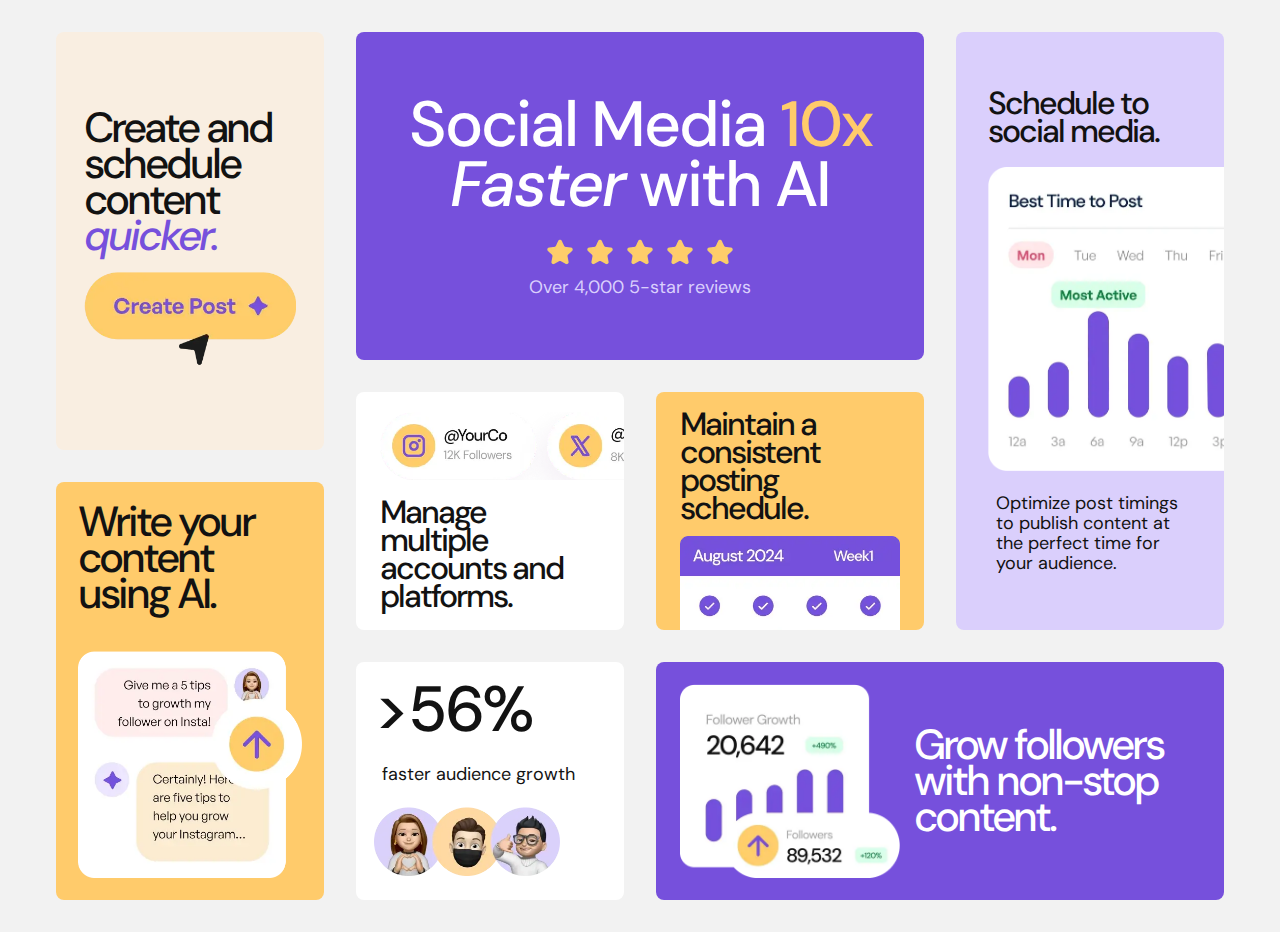
<file: index.html>
<!DOCTYPE html>
<html lang="en">

<head>
    <meta charset="UTF-8">
    <meta name="viewport" content="width=device-width, initial-scale=1.0"> <!-- displays site properly based on user's device -->

    <link rel="icon" type="image/png" sizes="32x32" href="./assets/images/favicon-32x32.png">

    <title>Frontend Mentor | Bento grid</title>

    <link rel="stylesheet" href="./style.css">
</head>

<body>
    <main class="wrapper grid mx-auto bg-gray">
        <div class="grid-item bg-primary-clr-500 w-full block-stars text-center">
            <h1 class="text-white">Social Media <span class="text-secondary-clr-500">10x</span> <span class="text-italic">Faster</span> with AI</h1>
            <div class="star-ratings">
                <img src="./assets/images/illustration-five-stars.webp" alt="illustration-five-stars">
                <p class="text-primary-clr-100">Over 4,000 5-star reviews</p>
            </div>
        </div>

        <div class="grid-item block-audience">
            <h1>>56%</h1>
            <p>faster audience growth</p>
            <img src="./assets/images/illustration-audience-growth.webp" alt="illustration-audience-growth">
        </div>

        <div class="grid-item block-manage">
            <img src="./assets/images/illustration-multiple-platforms.webp" alt="illustration-multiple-platforms">
            <h2>Manage multiple accounts and platforms.</h2>
        </div>

        <div class="grid-item block-maintain bg-secondary-clr-500">
            <h2>Maintain a consistent posting schedule.</h2>
            <img src="./assets/images/illustration-consistent-schedule.webp" alt="illustration-consistent-schedule">
        </div>

        <div class="grid-item bg-primary-clr-100 block-schedule">
            <h2>Schedule to social media.</h2>
            <img src="./assets/images/illustration-schedule-posts.webp" alt="illustration-schedule-posts">
            <p>Optimize post timings to publish content at the perfect time for your audience.</p>
        </div>

        <div class="grid-item block-followers bg-primary-clr-500">
            <img src="./assets/images/illustration-grow-followers.webp" alt="illustration-grow-followers">
            <h3 class="text-white">Grow followers with non-stop content.</h3>
        </div>

        <div class="grid-item block-create bg-secondary-clr-100">
            <h3>Create and schedule content <span class="text-italic">quicker.</span></h3>
            <img src="./assets/images/illustration-create-post.webp" alt="illustration-create-post">
        </div>

        <div class="grid-item block-write bg-secondary-clr-500">
            <h3>Write your content using AI.</h3>
            <img src="./assets/images/illustration-ai-content.webp" alt="illustration-ai-content">
        </div>

    </main>
    <div class="attribution">
        Challenge by <a href="https://www.frontendmentor.io?ref=challenge">Frontend Mentor</a>.
        Coded by <a href="#">Your Name Here</a>.
    </div>
</body>

</html>
</file>
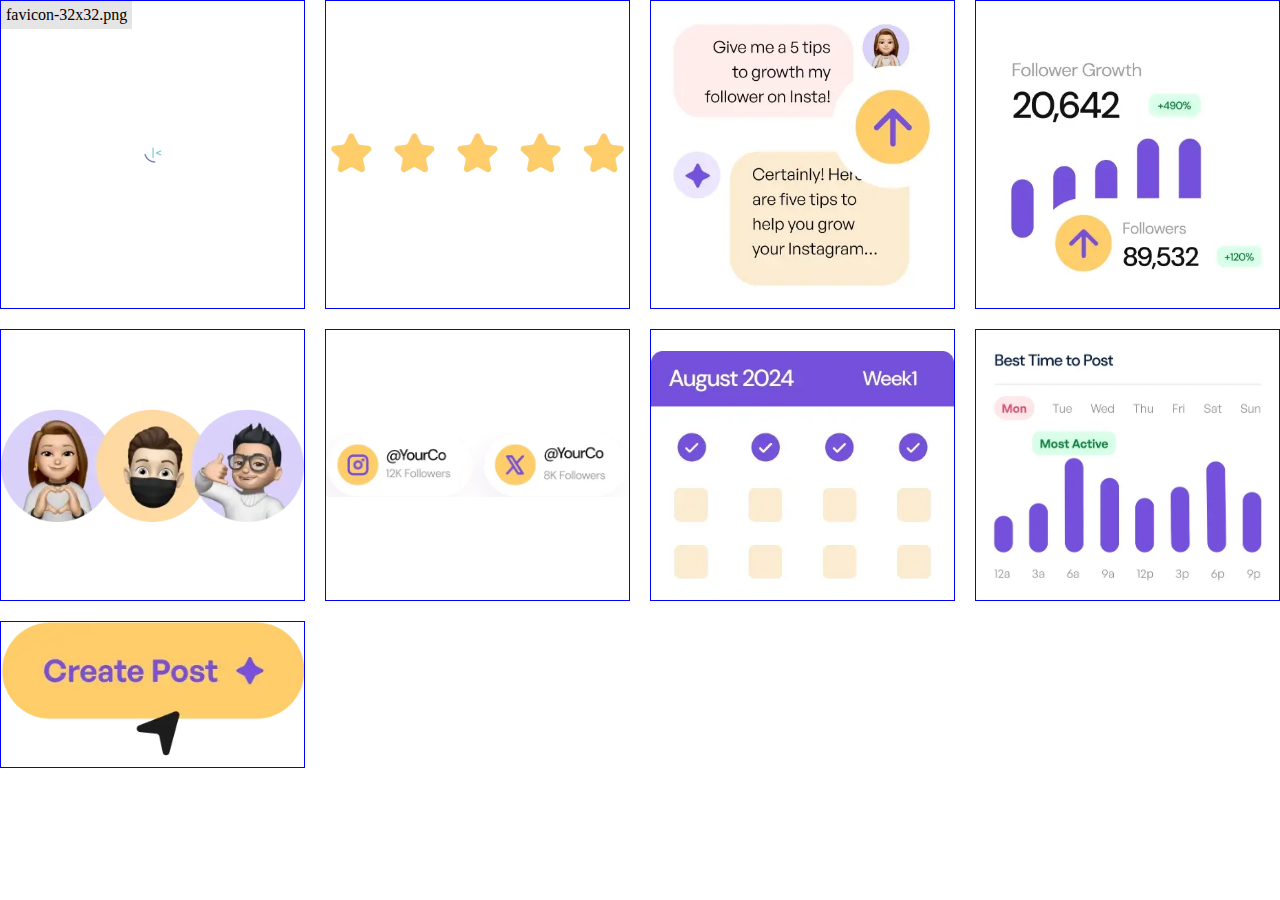
<file: image.html>
<!DOCTYPE html>
<html lang="en">

<head>
    <meta charset="UTF-8">
    <meta name="viewport" content="width=device-width, initial-scale=1.0">
    <title>Image List</title>
    <style>
        body {
            margin: 0;
            padding: 0;
            display: grid;
            grid-template-columns: repeat(auto-fit, minmax(250px, 1fr));
            gap: 20px;
        }

        img {
            display: block;
            position: relative;
            max-width: 100%;
        }
        
        div {
            align-items: center;
            justify-content: center;
            position: relative;
            border: 1px solid blue;
            display: flex;
        }
        
        div:hover::after {
            content: attr(data-name);
            display: block;
            position: absolute;
            top: 0;
            left: 0;
            padding: 5px;
            background-color: rgba(0, 0, 0, 0.1);
        }
    </style>
</head>

<body>
    <div data-name="favicon-32x32.png"><img alt="image-asset"></div>
    <div data-name="illustration-five-stars.webp"><img alt="image-asset"></div>
    <div data-name="illustration-ai-content.webp"><img alt="image-asset"></div>
    <div data-name="illustration-grow-followers.webp"><img alt="image-asset"></div>
    <div data-name="illustration-audience-growth.webp"><img alt="image-asset"></div>
    <div data-name="illustration-multiple-platforms.webp"><img alt="image-asset"></div>
    <div data-name="illustration-consistent-schedule.webp"><img alt="image-asset"></div>
    <div data-name="illustration-schedule-posts.webp"><img alt="image-asset"></div>
    <div data-name="illustration-create-post.webp"><img alt="image-asset"></div>
    <script>
        const images = document.querySelectorAll('img');

        images.forEach(image => {
            const name = image.parentElement.dataset.name;
            image.src = `./assets/images/${name}`;
            image.parentElement.onclick = () => {
                // store name to clipboard
                navigator.clipboard.writeText(name);
            }
        })
    </script>
</body>

</html>
</file>
<file: style.css>
@font-face {
    font-family: "DM Sans";
    src: url(./assets/fonts/static/DMSans-Medium.ttf);
    font-weight: 500;
    font-style: normal;
}

@font-face {
    font-family: "DM Sans";
    src: url(./assets/fonts/static/DMSans-Regular.ttf);
    font-weight: 400;
    font-style: normal;
}

@font-face {
    font-family: "DM Sans";
    src: url(./assets/fonts/static/DMSans-MediumItalic.ttf);
    font-weight: 500;
    font-style: italic;
}

:root {
    --primary-clr-100: hsl(254, 88%, 90%);
    --primary-clr-500: hsl(256, 67%, 59%);
    --secondary-clr-100: hsl(31, 66%, 93%);
    --secondary-clr-500: hsl(39, 100%, 71%);
    --white: hsl(0, 0%, 100%);
    --gray: hsl(0, 0%, 95%);
    --light-gray: hsl(0, 0%, 80%);
    --black: hsl(0, 0%, 7%);
    --medium-weight: 500;
    --regular-weight: 400;
    --fs-50: .125rem;
    --fs-100: .5rem;
    --fs-200: .875rem;
    --fs-300: 1rem;
    --fs-400: 1.125rem;
    --fs-450: 1.25rem;
    --fs-500: 1.375rem;
    --fs-600: 1.5rem;
    --fs-650: 1.75rem;
    --fs-700: 2rem;
    --fs-800: 2.5rem;
    --fs-900: 2.75rem;
    --gradient-1: var(--white);
}

* {
    margin: 0;
    padding: 0;
    box-sizing: border-box;
    font-family: "DM Sans", sans-serif;
    font-size: var(--fs-300);
    color: var(--black);
}

body {
    width: 100vw;
    background-color: var(--black);
}

.wrapper {
    max-width: 375px;
    padding: var(--fs-700) var(--fs-300);
    row-gap: var(--fs-700);
}

.grid-item {
    padding: var(--fs-400);
    background-color: var(--white);
    border-radius: var(--fs-100);
}

.block-stars {
    display: grid;
    padding: var(--fs-800);
    row-gap: var(--fs-500);
}

.block-stars > h1 > span {
    font-size: inherit;
}

.block-stars > .star-ratings {
    display: flex;
    flex-direction: column;
    align-items: center;
    gap: var(--fs-100);
}

.block-stars > .star-ratings > img {
    max-width: 12rem;
}

.block-manage {
    display: grid;
    background: var(--gradient-1);
    row-gap: var(--fs-400);
}

.block-manage > img {
    border-radius: var(--fs-900);
}

.block-maintain {
    display: grid;
    row-gap: var(--fs-200);
    padding-bottom: 0;
}

.block-maintain > img {
    object-fit: cover;
    width: 70%;
    height: 8.875rem;
    object-position: center top;
}

.block-schedule {
    display: grid;
    text-align: center;
    row-gap: var(--fs-500);
    padding-block: var(--fs-800);
}

.block-followers {
    display: grid;
    row-gap: var(--fs-900);
    padding: var(--fs-500) var(--fs-900);
    text-align: center;
}

.block-followers > img {
    max-width: 90%;
    justify-self: center;
}

.block-audience {
    display: grid;
    row-gap: var(--fs-400);
    grid-row: 6 / 7;
}

.block-audience > img {
    max-width: 60%;
}

.block-create {
    display: grid;
    row-gap: var(--fs-400);
}

.block-create > h3 > span {
    font-size: inherit;
    color: var(--primary-clr-500);
}

.block-create > img {
    max-width: 70%;
}

.block-write {
    display: grid;
    row-gap: var(--fs-400);
    padding: var(--fs-500);
}

.block-write > img {
    max-width: 75%;
}

.attribution {
    display: none;
}


@media screen and (min-width: 768px) {
    body {
        background-color: var(--gray);
        display: flex;
        justify-content: center;
        align-items: center;
        min-height: 100vh;
    }

    .wrapper {
        max-width: 1200px;
        grid-template-columns: repeat(4, 1fr);
        grid-template-rows: repeat(10, 3.625rem);
        column-gap: var(--fs-700);
    }

    .block-stars {
        display: flex;
        flex-direction: column;
        justify-content: center;
        grid-column: 2 / 4;
        grid-row: 1 / 5;
    }

    .block-manage {
        display: flex;
        flex-direction: column;
        justify-content: center;
        padding-inline: var(--fs-600) 0;
        grid-column: 2 / 3;
        grid-row: 5 / 8;
    }

    .block-manage > img {
        max-width: 100%;
        height: 4.25rem;
        border-top-right-radius: 0;
        border-bottom-right-radius: 0;
        object-fit: cover;
        object-position: left center;
    }

    .block-manage > h2 {
        padding-right: var(--fs-700);
    }

    .block-maintain {
        display: flex;
        flex-direction: column;
        padding-inline: var(--fs-600);
        padding-bottom: 0;
        grid-column: 3 / 4;
        grid-row: 5 / 8;
        overflow: hidden;
    }

    .block-maintain > h2 {
        padding-right: var(--fs-700);
    }

    .block-maintain > img {
        width: 100%;
        object-fit: cover;
        object-position: center top;
    }

    .block-schedule {
        display: flex;
        flex-direction: column;
        justify-content: center;
        text-align: left;
        grid-column: 4 / 5;
        grid-row: 1 / 8;
        padding-inline: var(--fs-700) 0;
    }

    .block-schedule > h2, .block-schedule > p {
        padding-right: var(--fs-700);
    }

    .block-schedule > img {
        max-width: 100%;
        height: 19rem;
        object-fit: cover;
        object-position: left center;
    }

    .block-followers {
        grid-column: 3 / 5;
        grid-row: 8 / 11;
        display: flex;
        align-items: center;
        padding-inline: var(--fs-600);
        text-align: left;
        gap: var(--fs-200);
    }

    .block-followers > img {
        max-width: 60%;
        max-height: 100%;
    }

    .block-audience {
        grid-column: 2 / 3;
        grid-row: 8 / 11;
    }

    .block-audience > img {
        max-width: 80%;
    }

    .block-create {
        display: flex;
        flex-direction: column;
        justify-content: center;
        grid-column: 1 / 2;
        grid-row: 1 / 6;
        padding: var(--fs-650);
    }

    .block-create > img {
        max-width: 100%;
    }

    .block-write {
        grid-column: 1 / 2;
        grid-row: 6 / 11;
        display: flex;
        justify-content: space-between;
        flex-direction: column;
        padding: var(--fs-500);
    }

    .block-write > img {
        max-width: 100%;
    }
}

/* utilities */
.grid {
    display: grid;
}

.bg-primary-clr-100 {
    background-color: var(--primary-clr-100);
}

.bg-secondary-clr-100 {
    background-color: var(--secondary-clr-100);
}

.bg-primary-clr-500 {
    background-color: var(--primary-clr-500);
}

.bg-secondary-clr-500 {
    background-color: var(--secondary-clr-500);
}

.bg-black {
    background-color: var(--black);
}

.bg-white {
    background-color: var(--white);
}

.bg-gray {
    background-color: var(--gray);
}

.text-primary-clr-100 {
    color: var(--primary-clr-100);
}

.text-secondary-clr-100 {
    color: var(--secondary-clr-100);
}

.text-secondary-clr-500 {
    color: var(--secondary-clr-500);
}

.text-white {
    color: var(--white);
}

.text-black {
    color: var(--black);
}

.w-full {
    width: 100%;
}

.mx-auto {
    margin-inline: auto;
}

.text-italic {
    font-style: italic;
    color: inherit;
}

.text-center {
    text-align: center;
}

img {
    max-width: 100%;
    display: block;
}

h1 { 
    font-size: clamp(var(--fs-900), 5vw, 4rem);
    font-weight: var(--medium-weight);
    line-height: clamp(var(--fs-800), 5vw, 3.75rem);
    letter-spacing: -2px;
}

h3 {
    font-size: clamp(var(--fs-700), 4vw, 2.625rem);
    font-weight: var(--medium-weight);
    line-height: clamp(var(--fs-650), 5vw, 2.25rem);
    letter-spacing: calc(clamp(1.75px, 3vw, 3px) * -1);
    text-align: inherit;
}

h2 {
    font-size: clamp(var(--fs-600), 3vw, 2rem);
    font-weight: var(--medium-weight);
    line-height: clamp(var(--fs-500), 5vw, 1.75rem);
    letter-spacing: calc(clamp(1.75px, 3vw, 2px) * -1);
    text-align: inherit;
}

p {
    font-size: var(--fs-400);
    padding-inline: var(--fs-100);
    line-height: var(--fs-450);
    text-align: inherit;
}
</file>
